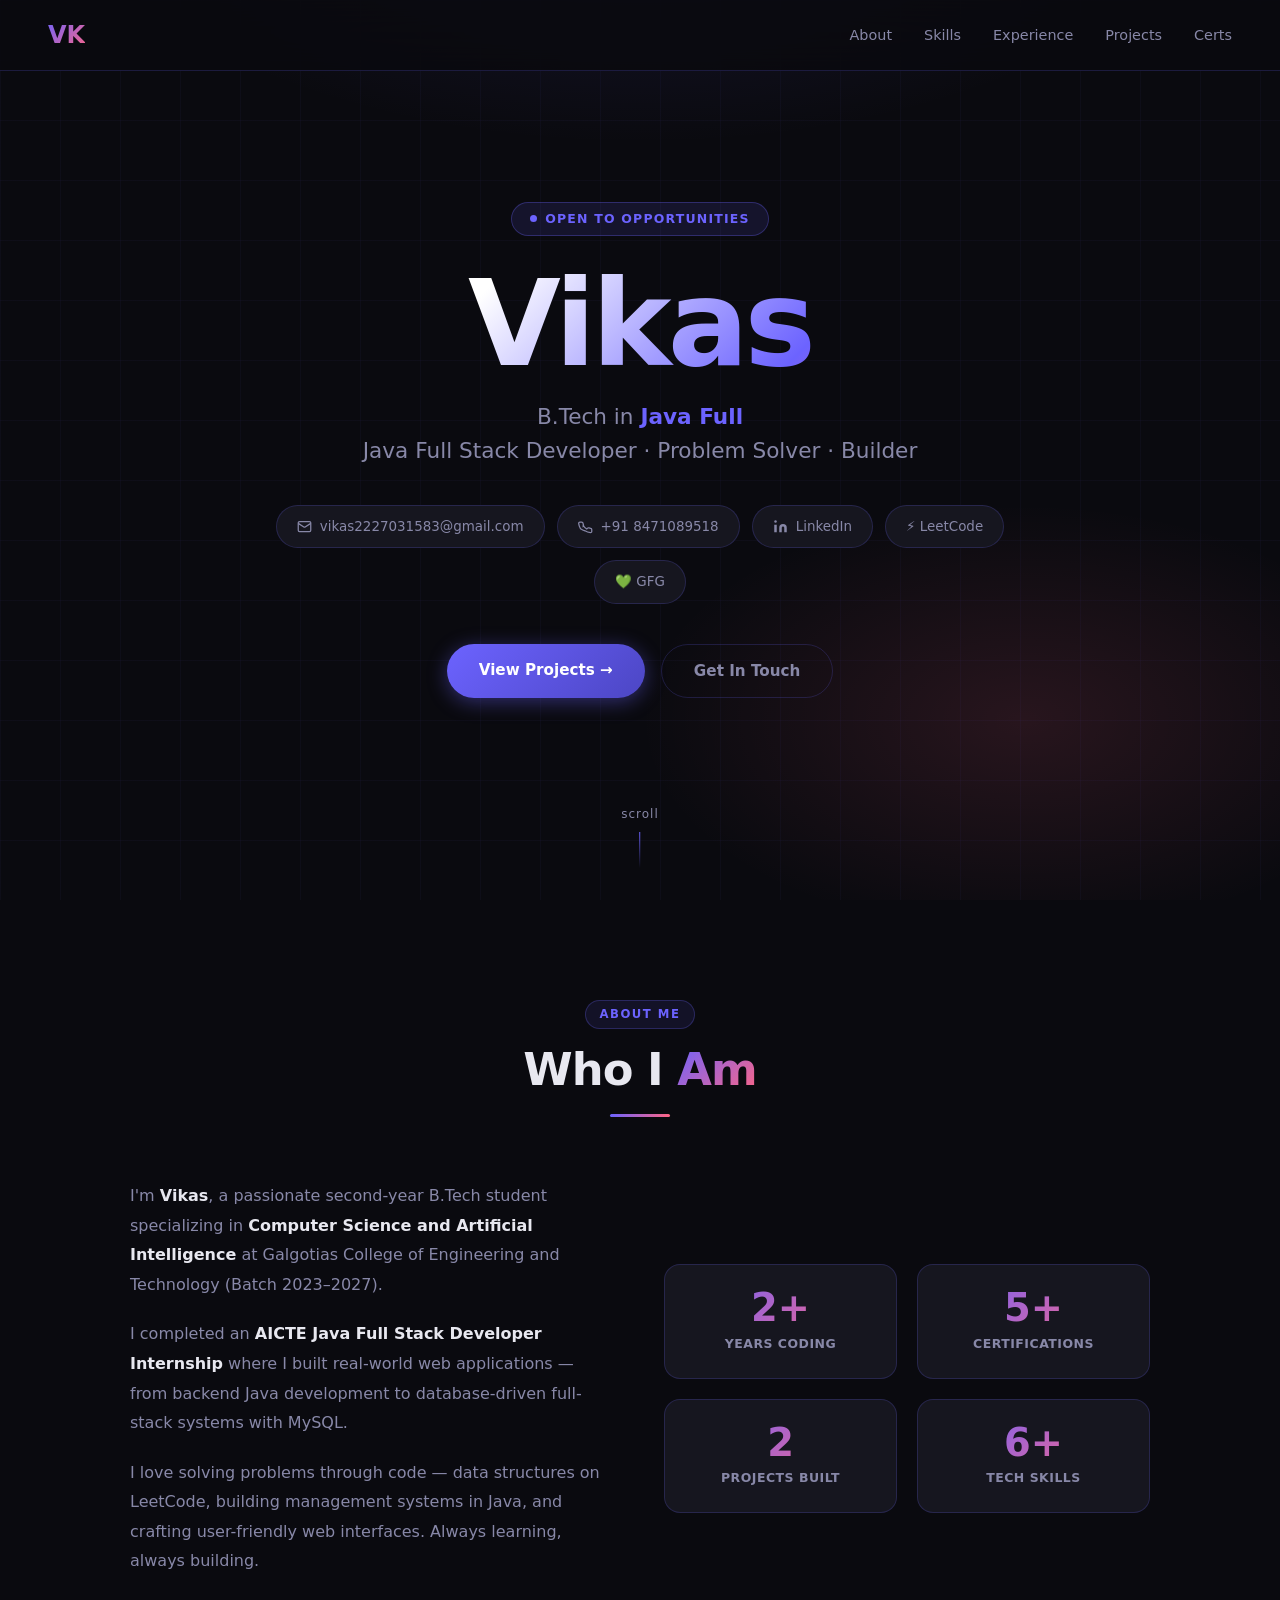
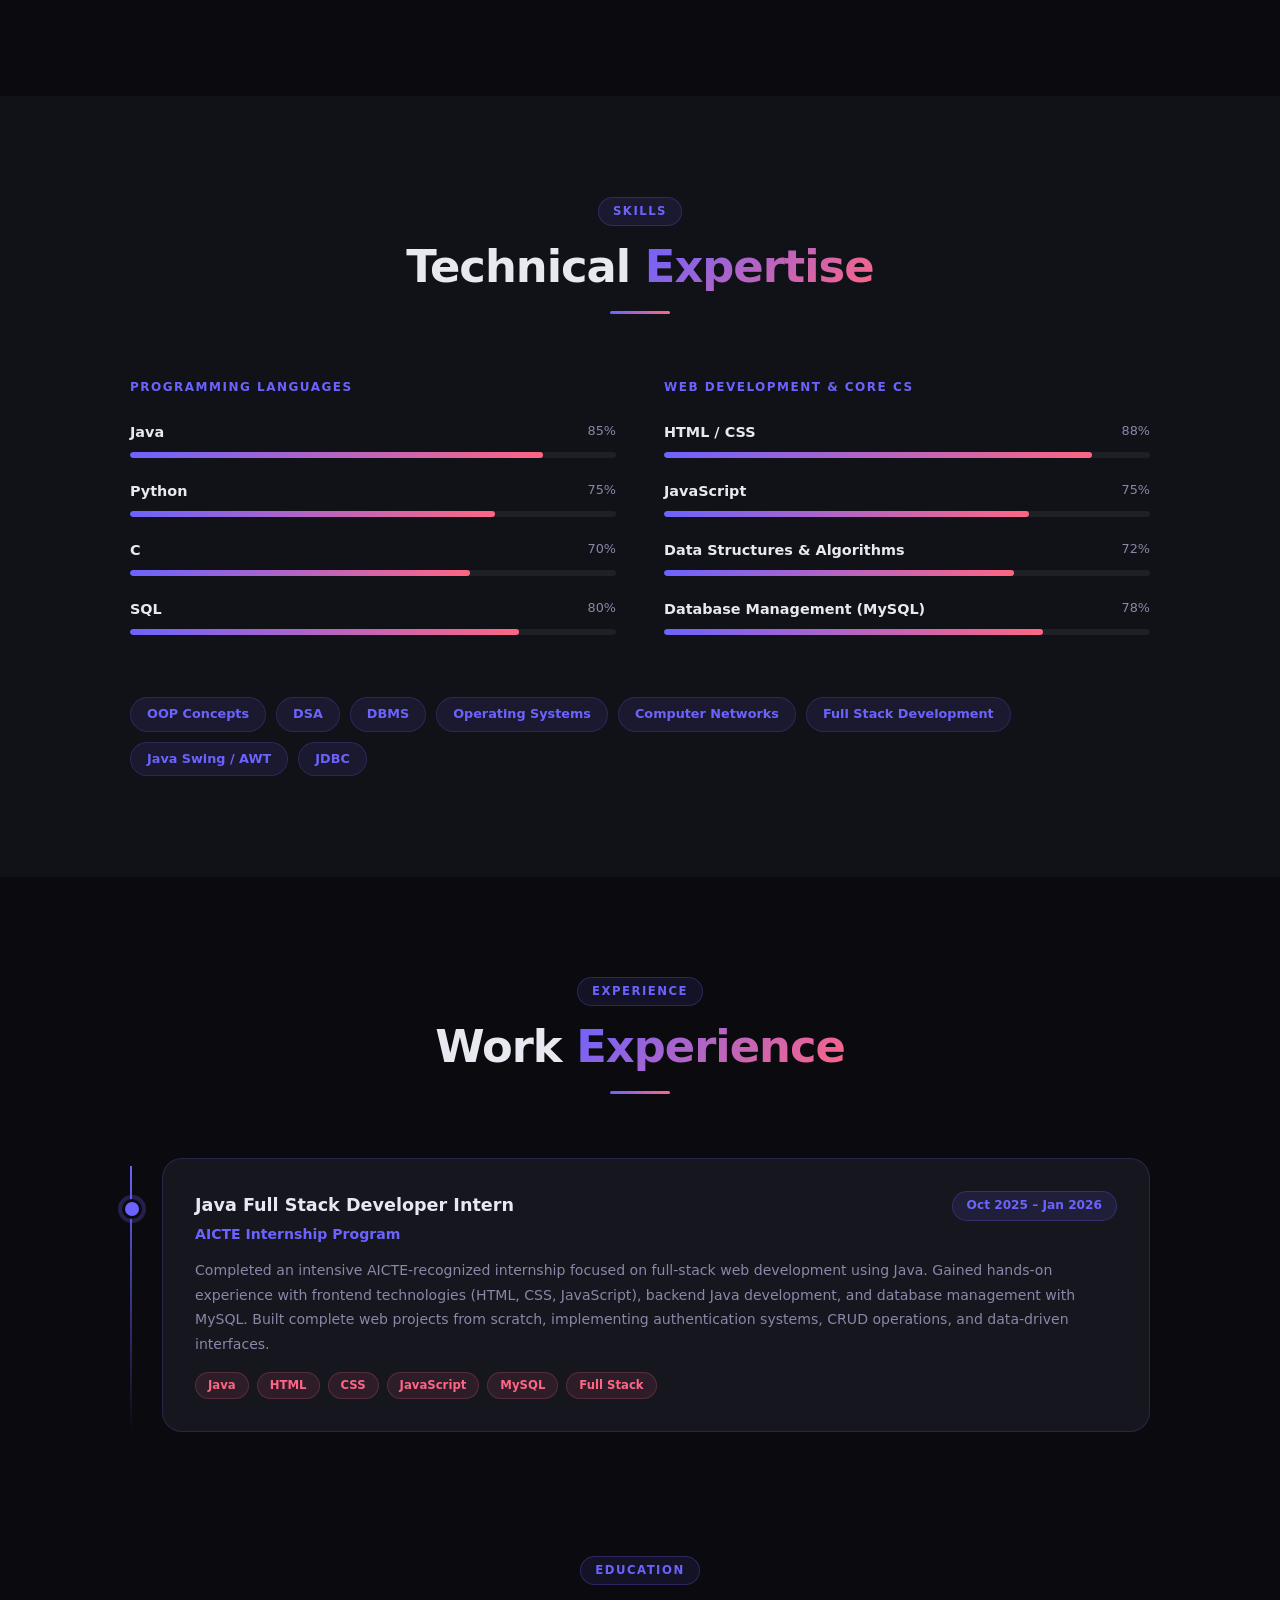
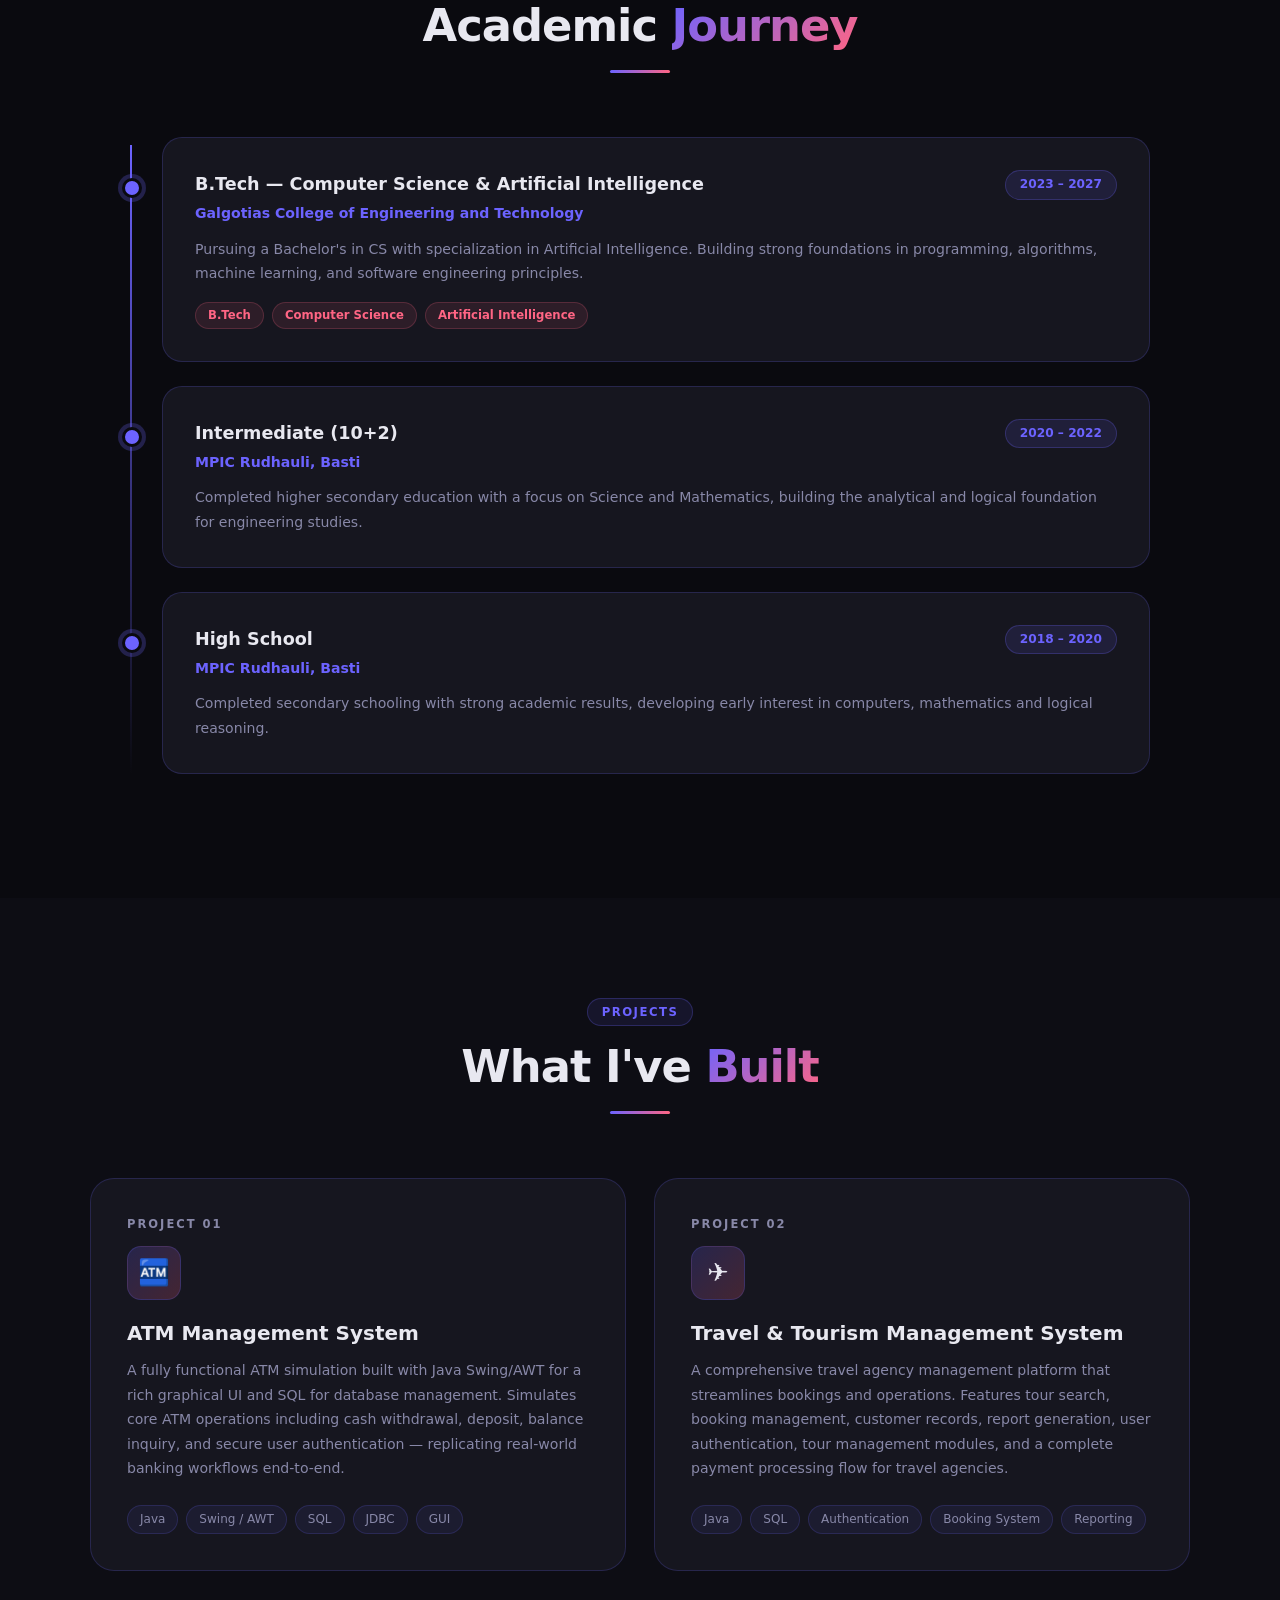
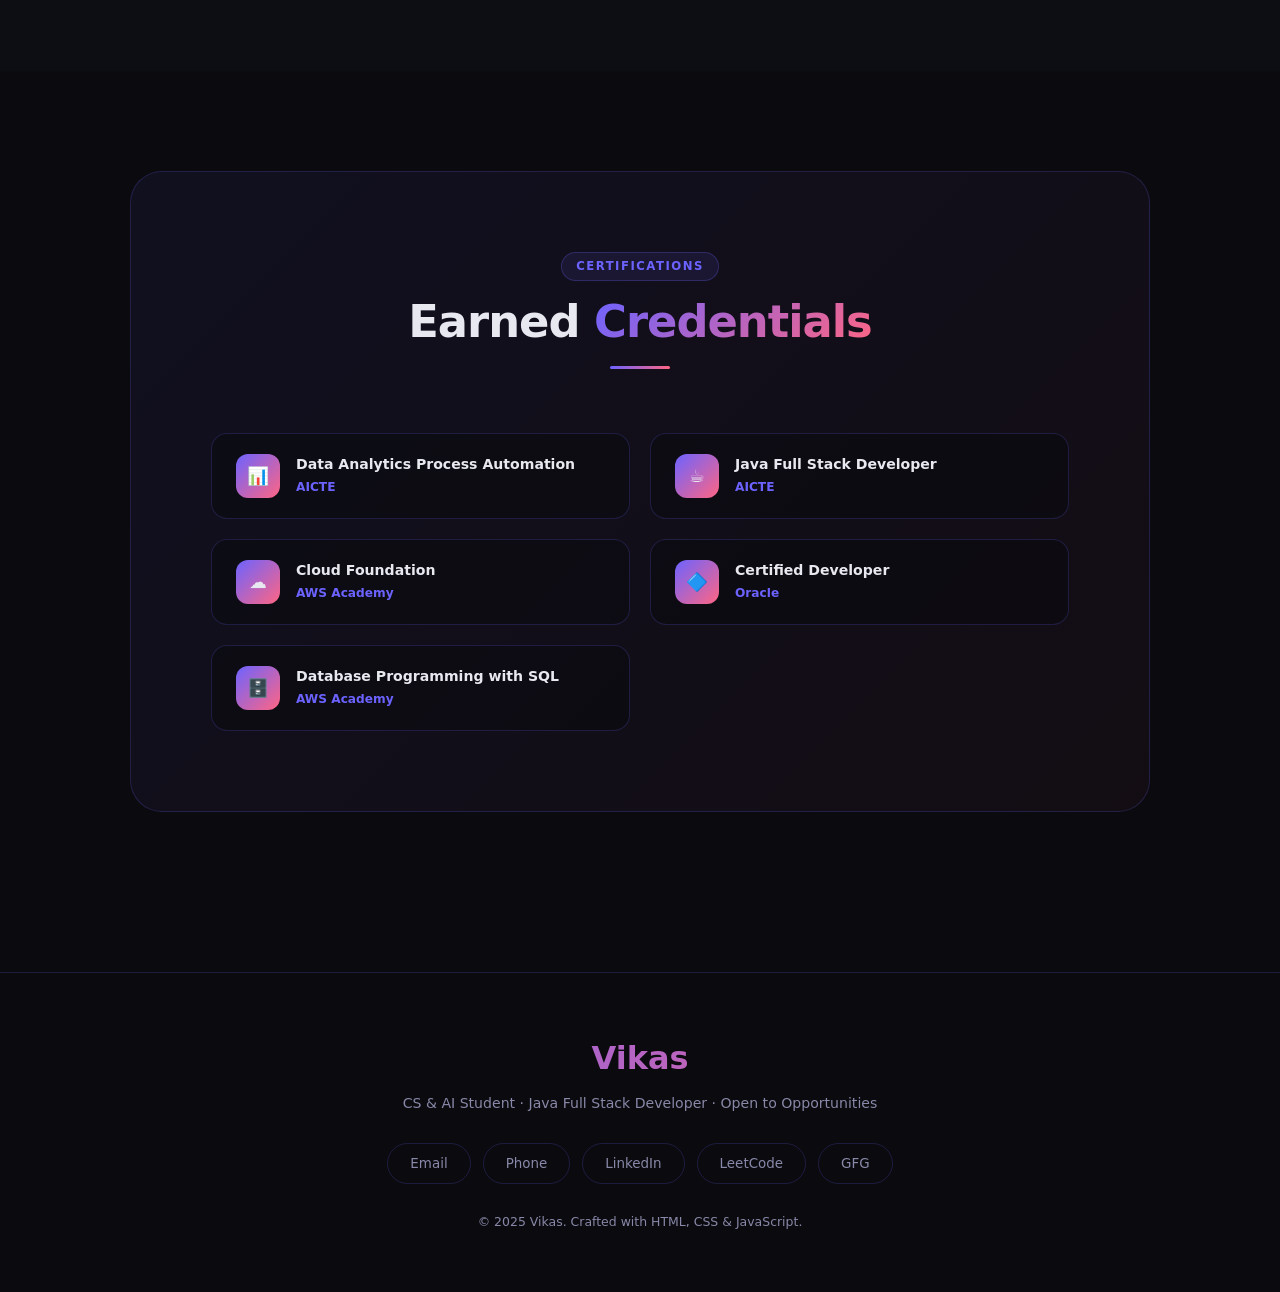
<file: portfolio.html>
<!DOCTYPE html>
<html lang="en">
<head>
  <meta charset="UTF-8" />
  <meta name="viewport" content="width=device-width, initial-scale=1.0" />
  <title>Vikas | Portfolio</title>
  <style>
    * { margin: 0; padding: 0; box-sizing: border-box; }

    :root {
      --primary: #6c63ff;
      --primary-dark: #4c46c4;
      --accent: #ff6584;
      --bg: #0a0a0f;
      --bg2: #111118;
      --card: #16161f;
      --text: #e8e8f0;
      --text-muted: #8888a8;
      --border: rgba(108, 99, 255, 0.2);
      --glow: 0 0 40px rgba(108, 99, 255, 0.3);
    }

    html { scroll-behavior: smooth; }

    body {
      font-family: 'Segoe UI', system-ui, -apple-system, sans-serif;
      background: var(--bg);
      color: var(--text);
      overflow-x: hidden;
      line-height: 1.6;
    }

    ::-webkit-scrollbar { width: 6px; }
    ::-webkit-scrollbar-track { background: var(--bg); }
    ::-webkit-scrollbar-thumb { background: var(--primary); border-radius: 3px; }

    /* ── NAVBAR ── */
    nav {
      position: fixed; top: 0; left: 0; right: 0; z-index: 1000;
      display: flex; justify-content: space-between; align-items: center;
      padding: 16px 48px;
      background: rgba(10, 10, 15, 0.85);
      backdrop-filter: blur(20px);
      border-bottom: 1px solid var(--border);
    }
    .nav-logo {
      font-size: 1.5rem; font-weight: 900;
      background: linear-gradient(135deg, var(--primary), var(--accent));
      -webkit-background-clip: text; -webkit-text-fill-color: transparent; background-clip: text;
    }
    .nav-links { display: flex; gap: 32px; list-style: none; }
    .nav-links a { color: var(--text-muted); text-decoration: none; font-size: 0.9rem; font-weight: 500; transition: color 0.2s; }
    .nav-links a:hover { color: var(--primary); }

    /* ── HERO ── */
    #hero {
      min-height: 100vh; display: flex; align-items: center; justify-content: center;
      position: relative; overflow: hidden; text-align: center; padding: 0 24px;
    }
    .hero-bg {
      position: absolute; inset: 0;
      background:
        radial-gradient(ellipse 80% 60% at 50% -20%, rgba(108, 99, 255, 0.18) 0%, transparent 60%),
        radial-gradient(ellipse 50% 40% at 80% 80%, rgba(255, 101, 132, 0.12) 0%, transparent 60%);
    }
    .hero-grid {
      position: absolute; inset: 0;
      background-image:
        linear-gradient(rgba(108, 99, 255, 0.04) 1px, transparent 1px),
        linear-gradient(90deg, rgba(108, 99, 255, 0.04) 1px, transparent 1px);
      background-size: 60px 60px;
    }
    .hero-content { position: relative; z-index: 2; max-width: 820px; }

    .hero-badge {
      display: inline-flex; align-items: center; gap: 8px;
      padding: 6px 18px;
      background: rgba(108, 99, 255, 0.12);
      border: 1px solid rgba(108, 99, 255, 0.3);
      border-radius: 50px;
      font-size: 0.78rem; color: var(--primary); font-weight: 700;
      letter-spacing: 1.2px; text-transform: uppercase; margin-bottom: 28px;
      animation: fadeUp 0.6s ease both;
    }
    .dot {
      width: 7px; height: 7px; border-radius: 50%; background: var(--primary);
      animation: pulse 2s infinite;
    }
    @keyframes pulse {
      0%, 100% { opacity: 1; transform: scale(1); }
      50% { opacity: 0.5; transform: scale(1.5); }
    }

    .hero-name {
      font-size: clamp(4rem, 10vw, 7.5rem); font-weight: 900;
      letter-spacing: -4px; line-height: 1; margin-bottom: 16px;
      animation: fadeUp 0.6s 0.1s ease both;
      background: linear-gradient(135deg, #fff 30%, var(--primary) 70%, var(--accent));
      -webkit-background-clip: text; -webkit-text-fill-color: transparent; background-clip: text;
    }

    .hero-title {
      font-size: clamp(1rem, 2.5vw, 1.35rem);
      color: var(--text-muted); margin-bottom: 36px;
      animation: fadeUp 0.6s 0.2s ease both;
    }
    .hero-title strong { color: var(--primary); font-weight: 600; }

    .hero-contacts {
      display: flex; gap: 12px; justify-content: center; flex-wrap: wrap;
      margin-bottom: 40px; animation: fadeUp 0.6s 0.3s ease both;
    }
    .contact-chip {
      display: flex; align-items: center; gap: 8px;
      padding: 10px 20px; background: var(--card);
      border: 1px solid var(--border); border-radius: 50px;
      color: var(--text-muted); text-decoration: none;
      font-size: 0.84rem; font-weight: 500; transition: all 0.2s;
    }
    .contact-chip:hover {
      border-color: var(--primary); color: var(--primary);
      transform: translateY(-2px); box-shadow: 0 8px 24px rgba(108,99,255,0.2);
    }

    .hero-cta {
      display: flex; gap: 16px; justify-content: center;
      animation: fadeUp 0.6s 0.4s ease both;
    }
    .btn-primary {
      padding: 14px 32px;
      background: linear-gradient(135deg, var(--primary), var(--primary-dark));
      border: none; border-radius: 50px; color: white;
      font-size: 0.95rem; font-weight: 700; cursor: pointer;
      text-decoration: none; transition: all 0.2s;
      box-shadow: 0 4px 20px rgba(108,99,255,0.4);
    }
    .btn-primary:hover { transform: translateY(-3px); box-shadow: 0 8px 32px rgba(108,99,255,0.6); }
    .btn-outline {
      padding: 14px 32px; background: transparent;
      border: 1px solid var(--border); border-radius: 50px;
      color: var(--text-muted); font-size: 0.95rem; font-weight: 600;
      cursor: pointer; text-decoration: none; transition: all 0.2s;
    }
    .btn-outline:hover { border-color: var(--primary); color: var(--primary); transform: translateY(-3px); }

    .scroll-hint {
      position: absolute; bottom: 32px; left: 50%; transform: translateX(-50%);
      color: var(--text-muted); font-size: 0.75rem; letter-spacing: 1px;
      display: flex; flex-direction: column; align-items: center; gap: 8px;
      animation: bob 2s ease-in-out infinite;
    }
    @keyframes bob {
      0%, 100% { transform: translateX(-50%) translateY(0); }
      50% { transform: translateX(-50%) translateY(8px); }
    }
    .scroll-hint::after {
      content: ''; width: 1px; height: 36px;
      background: linear-gradient(to bottom, var(--primary), transparent);
    }

    /* ── SECTIONS ── */
    .section { padding: 100px 0; max-width: 1100px; margin: 0 auto; padding-left: 40px; padding-right: 40px; }
    .section-wide { max-width: 100%; background: var(--bg2); padding: 0; }
    .section-inner { max-width: 1100px; margin: 0 auto; padding: 100px 40px; }

    .section-header { text-align: center; margin-bottom: 64px; }
    .section-tag {
      display: inline-block; padding: 4px 14px;
      background: rgba(108,99,255,0.1); border: 1px solid rgba(108,99,255,0.25);
      border-radius: 50px; font-size: 0.73rem; font-weight: 700;
      color: var(--primary); letter-spacing: 1.5px; text-transform: uppercase; margin-bottom: 16px;
    }
    .section-title {
      font-size: clamp(2rem, 4vw, 2.8rem); font-weight: 800;
      letter-spacing: -1px; line-height: 1.1;
    }
    .section-title em {
      font-style: normal;
      background: linear-gradient(135deg, var(--primary), var(--accent));
      -webkit-background-clip: text; -webkit-text-fill-color: transparent; background-clip: text;
    }
    .section-line {
      width: 60px; height: 3px;
      background: linear-gradient(90deg, var(--primary), var(--accent));
      margin: 20px auto 0; border-radius: 2px;
    }

    /* ── ABOUT ── */
    .about-grid { display: grid; grid-template-columns: 1fr 1fr; gap: 48px; align-items: center; }
    .about-text p { color: var(--text-muted); margin-bottom: 20px; font-size: 1rem; line-height: 1.85; }
    .about-text p strong { color: var(--text); font-weight: 600; }
    .about-stats { display: grid; grid-template-columns: 1fr 1fr; gap: 20px; }
    .stat-card {
      background: var(--card); border: 1px solid var(--border);
      border-radius: 16px; padding: 24px; text-align: center; transition: all 0.3s;
    }
    .stat-card:hover { border-color: var(--primary); transform: translateY(-4px); box-shadow: var(--glow); }
    .stat-num {
      font-size: 2.4rem; font-weight: 900; line-height: 1; margin-bottom: 6px;
      background: linear-gradient(135deg, var(--primary), var(--accent));
      -webkit-background-clip: text; -webkit-text-fill-color: transparent; background-clip: text;
    }
    .stat-label { font-size: 0.78rem; color: var(--text-muted); font-weight: 600; text-transform: uppercase; letter-spacing: 0.5px; }

    /* ── SKILLS ── */
    .skills-grid { display: grid; grid-template-columns: 1fr 1fr; gap: 48px; }
    .skill-cat-title { font-size: 0.75rem; font-weight: 700; color: var(--primary); letter-spacing: 1.5px; text-transform: uppercase; margin-bottom: 24px; }
    .skill-item { margin-bottom: 22px; }
    .skill-top { display: flex; justify-content: space-between; margin-bottom: 8px; }
    .skill-name { font-size: 0.9rem; font-weight: 600; color: var(--text); }
    .skill-pct { font-size: 0.8rem; color: var(--text-muted); font-weight: 500; }
    .skill-bar { height: 6px; background: rgba(255,255,255,0.06); border-radius: 3px; overflow: hidden; }
    .skill-fill {
      height: 100%; border-radius: 3px;
      background: linear-gradient(90deg, var(--primary), var(--accent));
      width: 0; transition: width 1.2s cubic-bezier(0.4, 0, 0.2, 1);
    }
    .tech-tags { display: flex; flex-wrap: wrap; gap: 10px; margin-top: 40px; }
    .tech-tag {
      padding: 6px 16px; background: rgba(108,99,255,0.1);
      border: 1px solid rgba(108,99,255,0.2); border-radius: 50px;
      font-size: 0.8rem; font-weight: 600; color: var(--primary); transition: all 0.2s;
    }
    .tech-tag:hover { background: rgba(108,99,255,0.2); transform: translateY(-2px); }

    /* ── TIMELINE ── */
    .timeline { position: relative; padding-left: 32px; }
    .timeline::before {
      content: ''; position: absolute; left: 0; top: 8px; bottom: 0;
      width: 2px; background: linear-gradient(to bottom, var(--primary), transparent);
    }
    .timeline-item {
      position: relative; padding: 32px;
      background: var(--card); border: 1px solid var(--border);
      border-radius: 20px; margin-bottom: 24px; transition: all 0.3s;
    }
    .timeline-item::before {
      content: ''; position: absolute; left: -41px; top: 40px;
      width: 14px; height: 14px; background: var(--primary);
      border-radius: 50%; border: 3px solid var(--bg);
      box-shadow: 0 0 0 4px rgba(108,99,255,0.25);
    }
    .timeline-item:hover { border-color: var(--primary); transform: translateX(8px); box-shadow: var(--glow); }
    .timeline-header { display: flex; justify-content: space-between; align-items: flex-start; margin-bottom: 12px; gap: 16px; flex-wrap: wrap; }
    .timeline-role { font-size: 1.1rem; font-weight: 700; color: var(--text); }
    .timeline-org { font-size: 0.88rem; color: var(--primary); font-weight: 600; margin-top: 4px; }
    .timeline-date {
      padding: 4px 14px; background: rgba(108,99,255,0.12);
      border: 1px solid rgba(108,99,255,0.25); border-radius: 50px;
      font-size: 0.76rem; color: var(--primary); font-weight: 600; white-space: nowrap;
    }
    .timeline-desc { color: var(--text-muted); font-size: 0.88rem; line-height: 1.75; }
    .timeline-tags { display: flex; flex-wrap: wrap; gap: 8px; margin-top: 16px; }
    .timeline-tag {
      padding: 3px 12px; background: rgba(255,101,132,0.1);
      border: 1px solid rgba(255,101,132,0.2); border-radius: 50px;
      font-size: 0.73rem; color: var(--accent); font-weight: 600;
    }

    /* ── PROJECTS ── */
    .projects-grid { display: grid; grid-template-columns: repeat(auto-fit, minmax(460px, 1fr)); gap: 28px; }
    .project-card {
      background: var(--card); border: 1px solid var(--border);
      border-radius: 24px; padding: 36px; transition: all 0.3s;
      position: relative; overflow: hidden;
    }
    .project-card::before {
      content: ''; position: absolute; top: 0; left: 0;
      width: 100%; height: 2px;
      background: linear-gradient(90deg, var(--primary), var(--accent));
      opacity: 0; transition: opacity 0.3s;
    }
    .project-card:hover { border-color: var(--primary); transform: translateY(-8px); box-shadow: 0 24px 48px rgba(108,99,255,0.2); }
    .project-card:hover::before { opacity: 1; }
    .project-num { font-size: 0.72rem; font-weight: 700; color: var(--text-muted); letter-spacing: 2px; margin-bottom: 12px; }
    .project-icon {
      width: 54px; height: 54px;
      background: linear-gradient(135deg, rgba(108,99,255,0.2), rgba(255,101,132,0.2));
      border: 1px solid var(--border); border-radius: 14px;
      display: flex; align-items: center; justify-content: center;
      font-size: 1.6rem; margin-bottom: 20px;
    }
    .project-title { font-size: 1.25rem; font-weight: 800; margin-bottom: 12px; color: var(--text); line-height: 1.3; }
    .project-desc { color: var(--text-muted); font-size: 0.88rem; line-height: 1.75; margin-bottom: 24px; }
    .project-tech { display: flex; flex-wrap: wrap; gap: 8px; }
    .project-tech span {
      padding: 4px 12px; background: rgba(108,99,255,0.08);
      border: 1px solid rgba(108,99,255,0.18); border-radius: 50px;
      font-size: 0.75rem; color: var(--text-muted); font-weight: 500;
    }

    /* ── CERTS ── */
    .certs-section {
      background: linear-gradient(135deg, rgba(108,99,255,0.07) 0%, rgba(255,101,132,0.04) 100%);
      border: 1px solid var(--border); border-radius: 32px;
      padding: 80px; max-width: 1100px; margin: 0 auto 60px;
    }
    .certs-grid { display: grid; grid-template-columns: repeat(auto-fill, minmax(300px, 1fr)); gap: 20px; }
    .cert-card {
      display: flex; align-items: center; gap: 16px;
      padding: 20px 24px; background: rgba(10,10,15,0.6);
      border: 1px solid var(--border); border-radius: 16px; transition: all 0.25s;
    }
    .cert-card:hover { border-color: var(--primary); background: rgba(108,99,255,0.08); transform: translateX(6px); }
    .cert-icon {
      width: 44px; height: 44px;
      background: linear-gradient(135deg, var(--primary), var(--accent));
      border-radius: 12px; display: flex; align-items: center; justify-content: center;
      font-size: 1.1rem; flex-shrink: 0;
    }
    .cert-name { font-size: 0.88rem; font-weight: 700; color: var(--text); line-height: 1.3; margin-bottom: 4px; }
    .cert-issuer { font-size: 0.76rem; color: var(--primary); font-weight: 600; }

    /* ── FOOTER ── */
    footer { border-top: 1px solid var(--border); padding: 60px 40px; text-align: center; }
    .footer-name {
      font-size: 2rem; font-weight: 900; margin-bottom: 8px;
      background: linear-gradient(135deg, var(--primary), var(--accent));
      -webkit-background-clip: text; -webkit-text-fill-color: transparent; background-clip: text;
    }
    .footer-sub { color: var(--text-muted); font-size: 0.88rem; margin-bottom: 28px; }
    .footer-links { display: flex; gap: 12px; justify-content: center; flex-wrap: wrap; margin-bottom: 28px; }
    .footer-links a {
      padding: 9px 22px; border: 1px solid var(--border); border-radius: 50px;
      color: var(--text-muted); text-decoration: none; font-size: 0.84rem;
      font-weight: 500; transition: all 0.2s;
    }
    .footer-links a:hover { border-color: var(--primary); color: var(--primary); }
    .footer-copy { font-size: 0.78rem; color: var(--text-muted); }

    /* ── ANIMATIONS ── */
    @keyframes fadeUp {
      from { opacity: 0; transform: translateY(24px); }
      to { opacity: 1; transform: translateY(0); }
    }
    .reveal { opacity: 0; transform: translateY(32px); transition: opacity 0.7s ease, transform 0.7s ease; }
    .reveal.visible { opacity: 1; transform: translateY(0); }

    /* ── RESPONSIVE ── */
    @media (max-width: 768px) {
      nav { padding: 14px 20px; }
      .nav-links { gap: 16px; }
      .section { padding: 70px 20px; }
      .about-grid { grid-template-columns: 1fr; }
      .skills-grid { grid-template-columns: 1fr; }
      .projects-grid { grid-template-columns: 1fr; }
      .certs-section { padding: 48px 24px; }
      .hero-cta { flex-direction: column; align-items: center; }
    }
  </style>
</head>
<body>

<!-- NAVBAR -->
<nav>
  <div class="nav-logo">VK</div>
  <ul class="nav-links">
    <li><a href="#about">About</a></li>
    <li><a href="#skills">Skills</a></li>
    <li><a href="#experience">Experience</a></li>
    <li><a href="#projects">Projects</a></li>
    <li><a href="#certifications">Certs</a></li>
  </ul>
</nav>

<!-- HERO -->
<section id="hero">
  <div class="hero-bg"></div>
  <div class="hero-grid"></div>
  <div class="hero-content">
    <div class="hero-badge"><span class="dot"></span>Open to Opportunities</div>
    <h1 class="hero-name">Vikas</h1>
    <p class="hero-title">
      B.Tech in <strong>Computer Science &amp; AI</strong><br>
      Java Full Stack Developer &middot; Problem Solver &middot; Builder
    </p>
    <div class="hero-contacts">
      <a href="mailto:vikas2227031583@gmail.com" class="contact-chip">
        <svg width="15" height="15" viewBox="0 0 24 24" fill="none" stroke="currentColor" stroke-width="2"><rect x="2" y="4" width="20" height="16" rx="2"/><path d="m22 7-8.97 5.7a1.94 1.94 0 0 1-2.06 0L2 7"/></svg>
        vikas2227031583@gmail.com
      </a>
      <a href="tel:+918471089518" class="contact-chip">
        <svg width="15" height="15" viewBox="0 0 24 24" fill="none" stroke="currentColor" stroke-width="2"><path d="M22 16.92v3a2 2 0 0 1-2.18 2 19.79 19.79 0 0 1-8.63-3.07A19.5 19.5 0 0 1 4.13 15.72 19.79 19.79 0 0 1 1.06 7.05 2 2 0 0 1 3 5h3a2 2 0 0 1 2 1.72c.127.96.361 1.903.7 2.81a2 2 0 0 1-.45 2.11L8.09 9.91a16 16 0 0 0 6 6l1.27-1.27a2 2 0 0 1 2.11-.45c.907.339 1.85.573 2.81.7A2 2 0 0 1 22 16.92z"/></svg>
        +91 8471089518
      </a>
      <a href="https://linkedin.com" target="_blank" class="contact-chip">
        <svg width="15" height="15" viewBox="0 0 24 24" fill="currentColor"><path d="M16 8a6 6 0 0 1 6 6v7h-4v-7a2 2 0 0 0-2-2 2 2 0 0 0-2 2v7h-4v-7a6 6 0 0 1 6-6zM2 9h4v12H2z"/><circle cx="4" cy="4" r="2"/></svg>
        LinkedIn
      </a>
      <a href="https://leetcode.com" target="_blank" class="contact-chip">⚡ LeetCode</a>
      <a href="https://geeksforgeeks.org" target="_blank" class="contact-chip">💚 GFG</a>
    </div>
    <div class="hero-cta">
      <a href="#projects" class="btn-primary">View Projects →</a>
      <a href="mailto:vikas2227031583@gmail.com" class="btn-outline">Get In Touch</a>
    </div>
  </div>
  <div class="scroll-hint">scroll</div>
</section>

<!-- ABOUT -->
<section id="about" class="section">
  <div class="section-header reveal">
    <div class="section-tag">About Me</div>
    <h2 class="section-title">Who I <em>Am</em></h2>
    <div class="section-line"></div>
  </div>
  <div class="about-grid reveal">
    <div class="about-text">
      <p>I'm <strong>Vikas</strong>, a passionate second-year B.Tech student specializing in <strong>Computer Science and Artificial Intelligence</strong> at Galgotias College of Engineering and Technology (Batch 2023–2027).</p>
      <p>I completed an <strong>AICTE Java Full Stack Developer Internship</strong> where I built real-world web applications — from backend Java development to database-driven full-stack systems with MySQL.</p>
      <p>I love solving problems through code — data structures on LeetCode, building management systems in Java, and crafting user-friendly web interfaces. Always learning, always building.</p>
    </div>
    <div class="about-stats">
      <div class="stat-card"><div class="stat-num">2+</div><div class="stat-label">Years Coding</div></div>
      <div class="stat-card"><div class="stat-num">5+</div><div class="stat-label">Certifications</div></div>
      <div class="stat-card"><div class="stat-num">2</div><div class="stat-label">Projects Built</div></div>
      <div class="stat-card"><div class="stat-num">6+</div><div class="stat-label">Tech Skills</div></div>
    </div>
  </div>
</section>

<!-- SKILLS -->
<div style="background: #111118; padding: 1px 0;">
  <section id="skills" class="section">
    <div class="section-header reveal">
      <div class="section-tag">Skills</div>
      <h2 class="section-title">Technical <em>Expertise</em></h2>
      <div class="section-line"></div>
    </div>
    <div class="skills-grid reveal" id="skills-grid">
      <div>
        <div class="skill-cat-title">Programming Languages</div>
        <div class="skill-item"><div class="skill-top"><span class="skill-name">Java</span><span class="skill-pct">85%</span></div><div class="skill-bar"><div class="skill-fill" data-width="85"></div></div></div>
        <div class="skill-item"><div class="skill-top"><span class="skill-name">Python</span><span class="skill-pct">75%</span></div><div class="skill-bar"><div class="skill-fill" data-width="75"></div></div></div>
        <div class="skill-item"><div class="skill-top"><span class="skill-name">C</span><span class="skill-pct">70%</span></div><div class="skill-bar"><div class="skill-fill" data-width="70"></div></div></div>
        <div class="skill-item"><div class="skill-top"><span class="skill-name">SQL</span><span class="skill-pct">80%</span></div><div class="skill-bar"><div class="skill-fill" data-width="80"></div></div></div>
      </div>
      <div>
        <div class="skill-cat-title">Web Development &amp; Core CS</div>
        <div class="skill-item"><div class="skill-top"><span class="skill-name">HTML / CSS</span><span class="skill-pct">88%</span></div><div class="skill-bar"><div class="skill-fill" data-width="88"></div></div></div>
        <div class="skill-item"><div class="skill-top"><span class="skill-name">JavaScript</span><span class="skill-pct">75%</span></div><div class="skill-bar"><div class="skill-fill" data-width="75"></div></div></div>
        <div class="skill-item"><div class="skill-top"><span class="skill-name">Data Structures &amp; Algorithms</span><span class="skill-pct">72%</span></div><div class="skill-bar"><div class="skill-fill" data-width="72"></div></div></div>
        <div class="skill-item"><div class="skill-top"><span class="skill-name">Database Management (MySQL)</span><span class="skill-pct">78%</span></div><div class="skill-bar"><div class="skill-fill" data-width="78"></div></div></div>
      </div>
    </div>
    <div class="tech-tags reveal">
      <span class="tech-tag">OOP Concepts</span>
      <span class="tech-tag">DSA</span>
      <span class="tech-tag">DBMS</span>
      <span class="tech-tag">Operating Systems</span>
      <span class="tech-tag">Computer Networks</span>
      <span class="tech-tag">Full Stack Development</span>
      <span class="tech-tag">Java Swing / AWT</span>
      <span class="tech-tag">JDBC</span>
    </div>
  </section>
</div>

<!-- EXPERIENCE -->
<section id="experience" class="section">
  <div class="section-header reveal">
    <div class="section-tag">Experience</div>
    <h2 class="section-title">Work <em>Experience</em></h2>
    <div class="section-line"></div>
  </div>
  <div class="timeline reveal">
    <div class="timeline-item">
      <div class="timeline-header">
        <div>
          <div class="timeline-role">Java Full Stack Developer Intern</div>
          <div class="timeline-org">AICTE Internship Program</div>
        </div>
        <div class="timeline-date">Oct 2025 – Jan 2026</div>
      </div>
      <p class="timeline-desc">
        Completed an intensive AICTE-recognized internship focused on full-stack web development using Java. Gained hands-on experience with frontend technologies (HTML, CSS, JavaScript), backend Java development, and database management with MySQL. Built complete web projects from scratch, implementing authentication systems, CRUD operations, and data-driven interfaces.
      </p>
      <div class="timeline-tags">
        <span class="timeline-tag">Java</span>
        <span class="timeline-tag">HTML</span>
        <span class="timeline-tag">CSS</span>
        <span class="timeline-tag">JavaScript</span>
        <span class="timeline-tag">MySQL</span>
        <span class="timeline-tag">Full Stack</span>
      </div>
    </div>
  </div>
</section>

<!-- EDUCATION -->
<section id="education" class="section" style="padding-top: 0;">
  <div class="section-header reveal">
    <div class="section-tag">Education</div>
    <h2 class="section-title">Academic <em>Journey</em></h2>
    <div class="section-line"></div>
  </div>
  <div class="timeline reveal">
    <div class="timeline-item">
      <div class="timeline-header">
        <div>
          <div class="timeline-role">B.Tech — Computer Science &amp; Artificial Intelligence</div>
          <div class="timeline-org">Galgotias College of Engineering and Technology</div>
        </div>
        <div class="timeline-date">2023 – 2027</div>
      </div>
      <p class="timeline-desc">Pursuing a Bachelor's in CS with specialization in Artificial Intelligence. Building strong foundations in programming, algorithms, machine learning, and software engineering principles.</p>
      <div class="timeline-tags">
        <span class="timeline-tag">B.Tech</span>
        <span class="timeline-tag">Computer Science</span>
        <span class="timeline-tag">Artificial Intelligence</span>
      </div>
    </div>
    <div class="timeline-item">
      <div class="timeline-header">
        <div>
          <div class="timeline-role">Intermediate (10+2)</div>
          <div class="timeline-org">MPIC Rudhauli, Basti</div>
        </div>
        <div class="timeline-date">2020 – 2022</div>
      </div>
      <p class="timeline-desc">Completed higher secondary education with a focus on Science and Mathematics, building the analytical and logical foundation for engineering studies.</p>
    </div>
    <div class="timeline-item">
      <div class="timeline-header">
        <div>
          <div class="timeline-role">High School</div>
          <div class="timeline-org">MPIC Rudhauli, Basti</div>
        </div>
        <div class="timeline-date">2018 – 2020</div>
      </div>
      <p class="timeline-desc">Completed secondary schooling with strong academic results, developing early interest in computers, mathematics and logical reasoning.</p>
    </div>
  </div>
</section>

<!-- PROJECTS -->
<section id="projects" class="section" style="background: #0d0d14; max-width: 100%; padding-left: 40px; padding-right: 40px;">
  <div style="max-width: 1100px; margin: 0 auto;">
    <div class="section-header reveal">
      <div class="section-tag">Projects</div>
      <h2 class="section-title">What I've <em>Built</em></h2>
      <div class="section-line"></div>
    </div>
    <div class="projects-grid reveal">
      <div class="project-card">
        <div class="project-num">PROJECT 01</div>
        <div class="project-icon">🏧</div>
        <h3 class="project-title">ATM Management System</h3>
        <p class="project-desc">A fully functional ATM simulation built with Java Swing/AWT for a rich graphical UI and SQL for database management. Simulates core ATM operations including cash withdrawal, deposit, balance inquiry, and secure user authentication — replicating real-world banking workflows end-to-end.</p>
        <div class="project-tech">
          <span>Java</span><span>Swing / AWT</span><span>SQL</span><span>JDBC</span><span>GUI</span>
        </div>
      </div>
      <div class="project-card">
        <div class="project-num">PROJECT 02</div>
        <div class="project-icon">✈️</div>
        <h3 class="project-title">Travel &amp; Tourism Management System</h3>
        <p class="project-desc">A comprehensive travel agency management platform that streamlines bookings and operations. Features tour search, booking management, customer records, report generation, user authentication, tour management modules, and a complete payment processing flow for travel agencies.</p>
        <div class="project-tech">
          <span>Java</span><span>SQL</span><span>Authentication</span><span>Booking System</span><span>Reporting</span>
        </div>
      </div>
    </div>
  </div>
</section>

<!-- CERTIFICATIONS -->
<section id="certifications" class="section">
  <div class="certs-section">
    <div class="section-header reveal">
      <div class="section-tag">Certifications</div>
      <h2 class="section-title">Earned <em>Credentials</em></h2>
      <div class="section-line"></div>
    </div>
    <div class="certs-grid reveal">
      <div class="cert-card"><div class="cert-icon">📊</div><div><div class="cert-name">Data Analytics Process Automation</div><div class="cert-issuer">AICTE</div></div></div>
      <div class="cert-card"><div class="cert-icon">☕</div><div><div class="cert-name">Java Full Stack Developer</div><div class="cert-issuer">AICTE</div></div></div>
      <div class="cert-card"><div class="cert-icon">☁️</div><div><div class="cert-name">Cloud Foundation</div><div class="cert-issuer">AWS Academy</div></div></div>
      <div class="cert-card"><div class="cert-icon">🔷</div><div><div class="cert-name">Certified Developer</div><div class="cert-issuer">Oracle</div></div></div>
      <div class="cert-card"><div class="cert-icon">🗄️</div><div><div class="cert-name">Database Programming with SQL</div><div class="cert-issuer">AWS Academy</div></div></div>
    </div>
  </div>
</section>

<!-- FOOTER -->
<footer>
  <div class="footer-name">Vikas</div>
  <p class="footer-sub">CS &amp; AI Student &middot; Java Full Stack Developer &middot; Open to Opportunities</p>
  <div class="footer-links">
    <a href="mailto:vikas2227031583@gmail.com">Email</a>
    <a href="tel:+918471089518">Phone</a>
    <a href="https://linkedin.com" target="_blank">LinkedIn</a>
    <a href="https://leetcode.com" target="_blank">LeetCode</a>
    <a href="https://geeksforgeeks.org" target="_blank">GFG</a>
  </div>
  <p class="footer-copy">&copy; 2025 Vikas. Crafted with HTML, CSS &amp; JavaScript.</p>
</footer>

<script>
  // Intersection Observer for scroll reveal
  const observer = new IntersectionObserver((entries) => {
    entries.forEach(el => {
      if (el.isIntersecting) {
        el.target.classList.add('visible');
        // Animate skill bars when they come into view
        el.target.querySelectorAll('.skill-fill').forEach(bar => {
          bar.style.width = bar.dataset.width + '%';
        });
      }
    });
  }, { threshold: 0.1 });

  document.querySelectorAll('.reveal').forEach(el => observer.observe(el));

  // Animate skill bars that are already visible on load
  document.querySelectorAll('.skill-fill').forEach(bar => {
    bar.style.width = '0%';
  });

  // Smooth active nav link highlight
  const sections = document.querySelectorAll('section[id]');
  const navLinks = document.querySelectorAll('.nav-links a');

  window.addEventListener('scroll', () => {
    let current = '';
    sections.forEach(section => {
      if (window.scrollY >= section.offsetTop - 200) {
        current = section.getAttribute('id');
      }
    });
    navLinks.forEach(link => {
      link.style.color = link.getAttribute('href') === '#' + current
        ? 'var(--primary)' : '';
    });
  });

  // Typing effect for hero title
  const roles = ['Java Full Stack Developer', 'Problem Solver', 'CS & AI Student', 'Builder'];
  let roleIdx = 0, charIdx = 0, deleting = false;
  const target = document.querySelector('.hero-title strong');
  if (target) {
    function type() {
      const current = roles[roleIdx];
      target.textContent = deleting
        ? current.slice(0, charIdx--)
        : current.slice(0, charIdx++);
      if (!deleting && charIdx > current.length) {
        deleting = true; setTimeout(type, 1800); return;
      }
      if (deleting && charIdx < 0) {
        deleting = false; roleIdx = (roleIdx + 1) % roles.length; charIdx = 0;
      }
      setTimeout(type, deleting ? 45 : 80);
    }
    setTimeout(type, 1200);
  }
</script>
</body>
</html>
</file>
